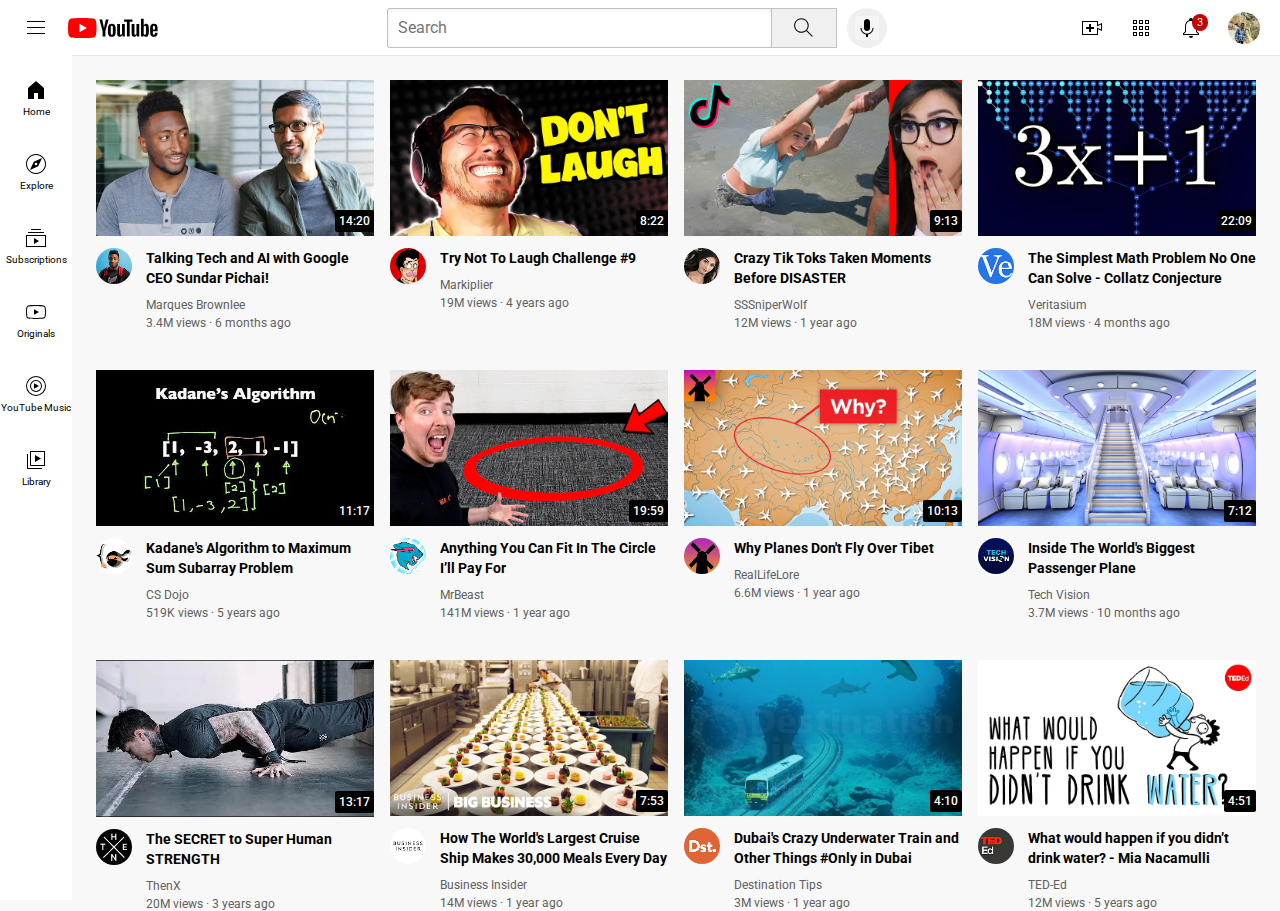
<file: index.html>
<!DOCTYPE html>
<html>
    <head>
        <title> YouTube.com Clone</title>
        <link rel="preconnect" href="https://fonts.googleapis.com">
        <link rel="preconnect" href="https://fonts.gstatic.com" crossorigin>
        <link href="https://fonts.googleapis.com/css2?family=Roboto:wght@400;500;700&display=swap" rel="stylesheet">
        <link rel="stylesheet" href="styles/general.css">
        <link rel="stylesheet" href="styles/header.css">
        <link rel="stylesheet" href="styles/video.css">
        <link rel="stylesheet" href="styles/sidebar.css">
      
            
    </head>
    <body>
        <div class = "header">
            <div class = "left-section"> 
                <img class = "humburger-menu"
                    src="icons/hamburger-menu.svg">
                <img class = "youtube-logo"
                    src="icons/youtube-logo.svg">
            </div>
            <div class = "middle-section"> 
                <input class = "search-bar" type = "text" placeholder="Search">
                <button class="search-button"> 
                    <img class="search-icon" src="icons/search.svg">
                    <div class = "tooltip"> Search </div>
                </button>
                <button class = "voice-search-button">
                    <img class="voice-search-icon" src="icons/voice-search-icon.svg" >
                    <div class = "tooltip"> Search with your voice </div>
                </button>
            </div>
            <div class = "right-section"> 
                <div class = "upload-icon-container">
                    <img class="upload-icon" src="icons/upload.svg">
                    <div class = "tooltip"> Create </div>
                </div>
                <div class = "youtube-apps-icon-container">
                    <img class="youtube-apps-icon" src="icons/youtube-apps.svg">
                    <div class = "tooltip"> YouTube apps </div>
                </div>
                <div class = "notification-icon-container">
                    <img class="notifications-icon" src="icons/notifications.svg">
                    <div class = "tooltip"> Notifications </div>
                    <div class = "notification-count">3</div>
                </div>
                <img class="current-user-icon" src="channel-pictures/dp.jpeg">
            </div>
        </div>

        <div class = "sidebar">
            <div class="sidebar-link">
                <img src = "icons/home.svg">
                <div> Home </div>
            </div>
           <div class="sidebar-link">
                <img src = "icons/explore.svg">
                <div> Explore </div>
            </div>
           <div class="sidebar-link"> 
                <img src = "icons/subscriptions.svg">
                <div> Subscriptions</div>
           </div>
           <div class="sidebar-link">
                <img src = "icons/originals.svg">
                <div> Originals</div>
            </div>
           <div class="sidebar-link"> 
                <img src = "icons/youtube-music.svg">
                <div> YouTube Music</div>
           </div>
           <div class="sidebar-link">
                <img src = "icons/library.svg">
                <div> Library </div>
           </div>
        </div>
       
        <div class = "video-grid">
            <div class = "video-preview">

                <div class = "thumbnail-row">  
                    <img class = "Thumbnail" src = "Thumbnails/thumbnail-1.webp"> 
                    <div class = "video-time"> 14:20 </div>
                </div>
                <div class = "video-info-grid"> 
                    <div class = "channel-picture"> <img class = "profile-picture" src = "channel-pictures/channel-1.jpeg" > </div>
                    <div class = "video-info"> 
                        <p class = "video-title"> 
                        Talking Tech and AI with Google CEO Sundar Pichai!
                        </p> 
                        <p class = "video-author">
                            Marques Brownlee
                        </p>
                        <p class = "video-stats">
                            3.4M views &#183 6 months ago
                        </p>
                    </div>       
                </div>                          
            </div>
    
            <div class = "video-preview">
    
                <div class = "thumbnail-row">  
                    <img class = "Thumbnail" src = "Thumbnails/thumbnail-2.webp"> 
                    <div class = "video-time"> 8:22 </div>
                </div>
                <div class = "video-info-grid"> 
                    <div class = "channel-picture"> <img class = "profile-picture" src = "channel-pictures/channel-2.jpeg" > </div>
                    <div class = "video-info"> 
                        <p class = "video-title"> 
                            Try Not To Laugh Challenge #9
                        </p> 
                        <p class = "video-author">
                            Markiplier
                        </p>
                        <p class = "video-stats">
                            19M views &#183 4 years ago
                        </p>
                    </div>       
                </div>                          
            </div>
    
            <div class = "video-preview">
    
                <div class = "thumbnail-row">  
                    <img class = "Thumbnail" src = "Thumbnails/thumbnail-3.webp"> 
                    <div class = "video-time"> 9:13 </div>
                </div>
                <div class = "video-info-grid"> 
                    <div class = "channel-picture"> <img class = "profile-picture" src = "channel-pictures/channel-3.jpeg" > </div>
                    <div class = "video-info"> 
                        <p class = "video-title"> 
                            Crazy Tik Toks Taken Moments Before DISASTER
                        </p> 
                        <p class = "video-author">
                            SSSniperWolf
                        </p>
                        <p class = "video-stats">
                            12M views &#183 1 year ago
                        </p>
                    </div>       
                </div>                          
            </div>
    
            <div class = "video-preview">
    
                <div class = "thumbnail-row">  
                    <img class = "Thumbnail" src = "Thumbnails/thumbnail-4.webp"> 
                    <div class = "video-time"> 22:09 </div>
                </div>
                <div class = "video-info-grid"> 
                    <div class = "channel-picture"> <img class = "profile-picture" src = "channel-pictures/channel-4.jpeg" > </div>
                    <div class = "video-info"> 
                        <p class = "video-title"> 
                            The Simplest Math Problem No One Can Solve - Collatz Conjecture
                        </p> 
                        <p class = "video-author">
                            Veritasium
                        </p>
                        <p class = "video-stats">
                            18M views &#183 4 months ago
                        </p>
                    </div>       
                </div>                          
            </div>
    
            <div class = "video-preview">
    
                <div class = "thumbnail-row">  
                    <img class = "Thumbnail" src = "Thumbnails/thumbnail-5.webp"> 
                    <div class = "video-time"> 11:17 </div>
                </div>
                <div class = "video-info-grid"> 
                    <div class = "channel-picture"> <img class = "profile-picture" src = "channel-pictures/channel-5.jpeg" > </div>
                    <div class = "video-info"> 
                        <p class = "video-title"> 
                            Kadane's Algorithm to Maximum Sum Subarray Problem
                        </p> 
                        <p class = "video-author">
                            CS Dojo
                        </p>
                        <p class = "video-stats">
                            519K views &#183 5 years ago
                        </p>
                    </div>       
                </div>                          
            </div>
    
            <div class = "video-preview">
    
                <div class = "thumbnail-row">  
                    <img class = "Thumbnail" src = "Thumbnails/thumbnail-6.webp"> 
                    <div class = "video-time"> 19:59 </div>
                </div>
                <div class = "video-info-grid"> 
                    <div class = "channel-picture"> <img class = "profile-picture" src = "channel-pictures/channel-6.jpeg" > </div>
                    <div class = "video-info"> 
                        <p class = "video-title"> 
                            Anything You Can Fit In The Circle I’ll Pay For
                        </p> 
                        <p class = "video-author">
                            MrBeast
                        </p>
                        <p class = "video-stats">
                            141M views &#183 1 year ago
                        </p>
                    </div>       
                </div>                          
            </div>
    
            <div class = "video-preview">
    
                <div class = "thumbnail-row">  
                    <img class = "Thumbnail" src = "Thumbnails/thumbnail-7.webp"> 
                    <div class = "video-time"> 10:13 </div>
                </div>
                <div class = "video-info-grid"> 
                    <div class = "channel-picture"> <img class = "profile-picture" src = "channel-pictures/channel-7.jpeg" > </div>
                    <div class = "video-info"> 
                        <p class = "video-title"> 
                            Why Planes Don't Fly Over Tibet
                        </p> 
                        <p class = "video-author">
                            RealLifeLore
                        </p>
                        <p class = "video-stats">
                            6.6M views &#183 1 year ago
                        </p>
                    </div>       
                </div>                          
            </div>
    
            <div class = "video-preview">
    
                <div class = "thumbnail-row">  
                    <img class = "Thumbnail" src = "Thumbnails/thumbnail-8.webp"> 
                    <div class = "video-time"> 7:12 </div>
                </div>
                <div class = "video-info-grid"> 
                    <div class = "channel-picture"> <img class = "profile-picture" src = "channel-pictures/channel-8.jpeg" > </div>
                    <div class = "video-info"> 
                        <p class = "video-title"> 
                            Inside The World's Biggest Passenger Plane
                        </p> 
                        <p class = "video-author">
                            Tech Vision
                        </p>
                        <p class = "video-stats">
                            3.7M views &#183 10 months ago
                        </p>
                    </div>       
                </div>                          
            </div>
    
            <div class = "video-preview">
    
                <div class = "thumbnail-row">  
                    <img class = "Thumbnail" src = "Thumbnails/thumbnail-9.webp"> 
                    <div class = "video-time"> 13:17 </div>
                </div>
                <div class = "video-info-grid"> 
                    <div class = "channel-picture"> <img class = "profile-picture" src = "channel-pictures/channel-9.jpeg" > </div>
                    <div class = "video-info"> 
                        <p class = "video-title"> 
                            The SECRET to Super Human STRENGTH
                        </p> 
                        <p class = "video-author">
                            ThenX
                        </p>
                        <p class = "video-stats">
                            20M views &#183 3 years ago
                        </p>
                    </div>       
                </div>                          
            </div>
    
            <div class = "video-preview">
    
                <div class = "thumbnail-row">  
                    <img class = "Thumbnail" src = "Thumbnails/thumbnail-10.webp"> 
                    <div class = "video-time"> 7:53 </div>
                </div>
                <div class = "video-info-grid"> 
                    <div class = "channel-picture"> <img class = "profile-picture" src = "channel-pictures/channel-10.jpeg" > </div>
                    <div class = "video-info"> 
                        <p class = "video-title"> 
                            How The World's Largest Cruise Ship Makes 30,000 Meals Every Day
                        </p> 
                        <p class = "video-author">
                            Business Insider
                        </p>
                        <p class = "video-stats">
                            14M views &#183 1 year ago
                        </p>
                    </div>       
                </div>                          
            </div>
    
            <div class = "video-preview">
    
                <div class = "thumbnail-row">  
                    <img class = "Thumbnail" src = "Thumbnails/thumbnail-11.webp"> 
                    <div class = "video-time"> 4:10 </div>
                </div>
                <div class = "video-info-grid"> 
                    <div class = "channel-picture"> <img class = "profile-picture" src = "channel-pictures/channel-11.jpeg" > </div>
                    <div class = "video-info"> 
                        <p class = "video-title"> 
                            Dubai's Crazy Underwater Train and Other Things #Only in Dubai
                        </p> 
                        <p class = "video-author">
                            Destination Tips
                        </p>
                        <p class = "video-stats">
                            3M views &#183 1 year ago
                        </p>
                    </div>       
                </div>                          
            </div>
    
            <div class = "video-preview">
    
                <div class = "thumbnail-row">  
                    <img class = "Thumbnail" src = "Thumbnails/thumbnail-12.webp"> 
                    <div class = "video-time"> 4:51 </div>
                </div>
                <div class = "video-info-grid"> 
                    <div class = "channel-picture"> <img class = "profile-picture" src = "channel-pictures/channel-12.jpeg" > </div>
                    <div class = "video-info"> 
                        <p class = "video-title"> 
                            What would happen if you didn’t drink water? - Mia Nacamulli
                        </p> 
                        <p class = "video-author">
                            TED-Ed
                        </p>
                        <p class = "video-stats">
                            12M views &#183 5 years ago
                        </p>
                    </div>       
                </div>                          
            </div>
    
        </div>

               
    </body>
</html>
</file>
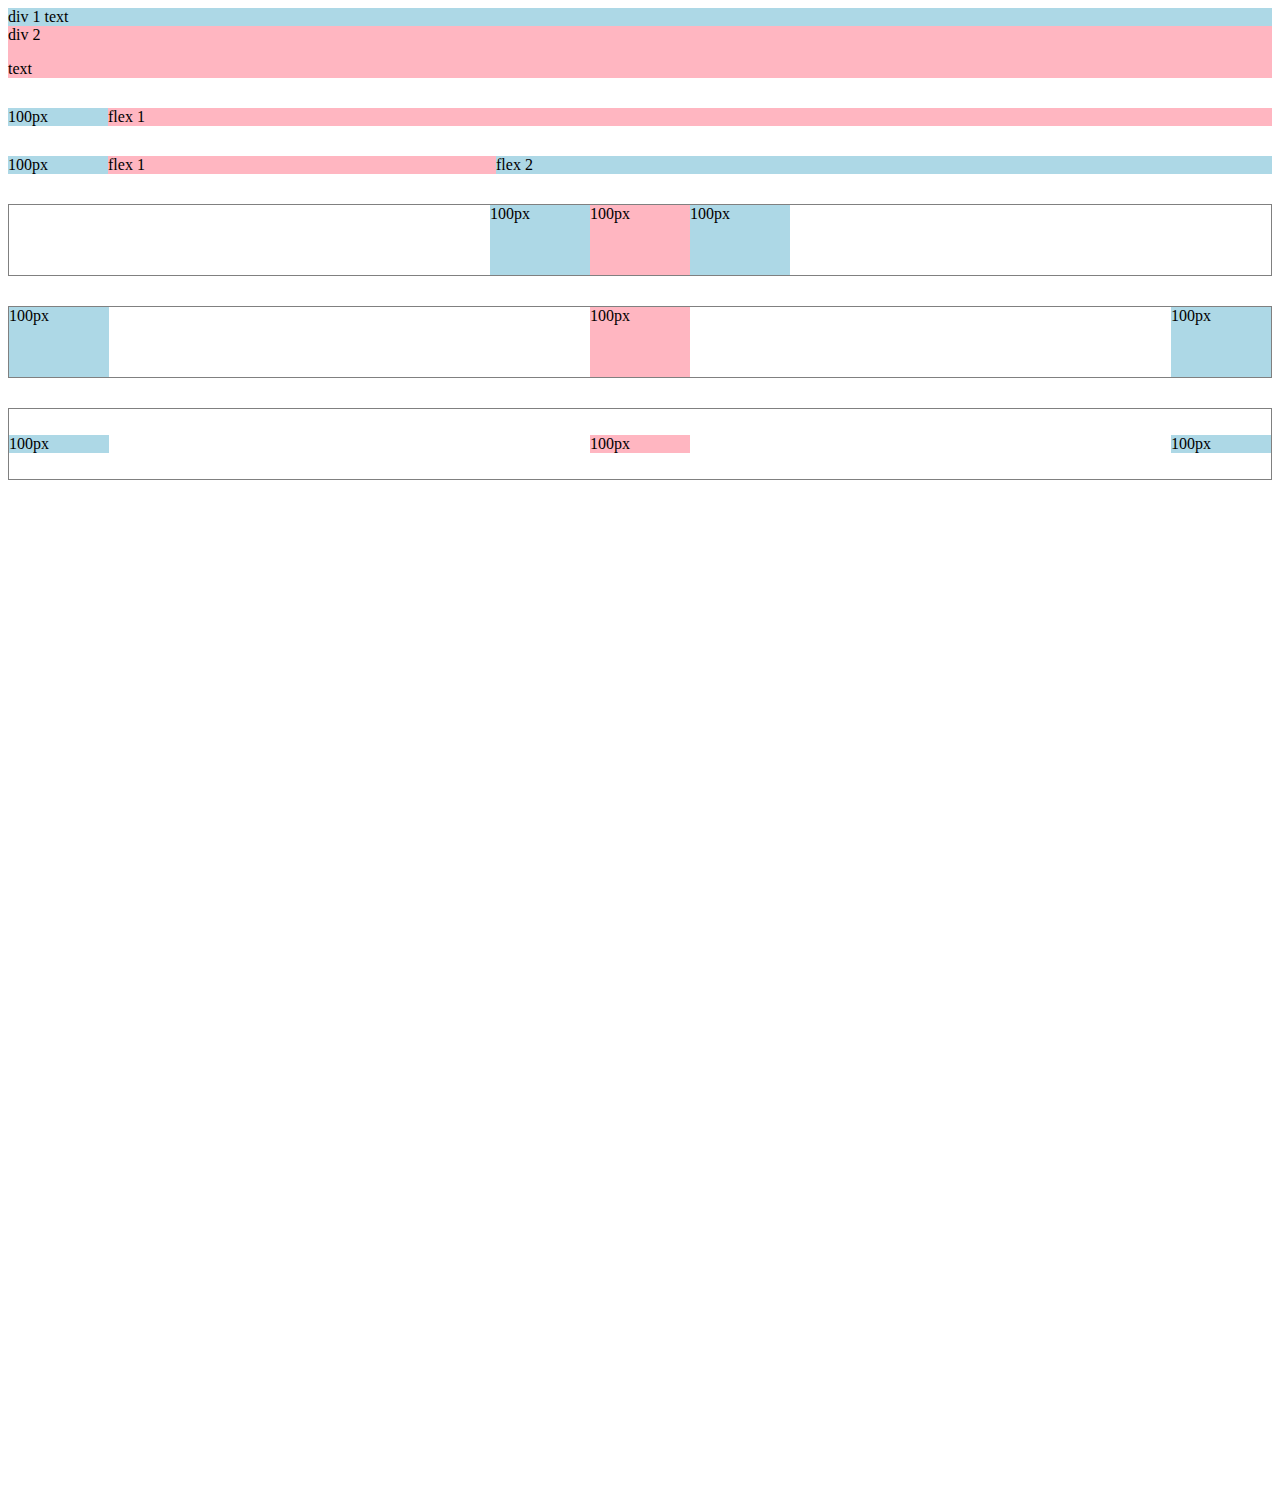
<file: flexbox.html>
<!DOCTYPE html>
<html>
    <head>
        <title> Flex_box Practice </title>

    </head>
    <body style="padding-bottom: 1000px;>
        <div style="
            display: flex;
            flex-direction: row;
            ">
            <div style="background-color: lightblue;"> div 1 text</div>
            <div style="background-color: lightpink;"> div 2 <p> text </p></div>
        </div>

        <div style="
            margin-top: 30px;
            display: flex;
            flex-direction: row;
            ">
            <div style="
                background-color: lightblue;
                width: 100px;
            "> 100px </div>
            <div style="
                background-color: lightpink;
                flex: 1;
            "> flex 1</div>
        </div>

        <div style="
            margin-top: 30px;
            display: flex;
            flex-direction: row;
            ">
            <div style="
                background-color: lightblue;
                width: 100px;
            "> 100px </div>
            <div style="
                background-color: lightpink;
                flex: 1;
            "> flex 1</div>
            <div style="
                background-color: lightblue;
                flex:2;
            "> flex 2 </div>
        </div>

        <div style="
            margin-top: 30px;
            height: 70px;
            border-width: 1px;
            border-style: solid;
            border-color: gray;
            display: flex;
            flex-direction: row;
            justify-content: center;
            ">
            <div style="
                background-color: lightblue;
                width: 100px;
            "> 100px </div>
            <div style="
                background-color: lightpink;
                width: 100px;
            "> 100px </div>
            <div style="
                background-color: lightblue;
                width: 100px;
            "> 100px </div>
        </div>

        <div style="
            margin-top: 30px;
            height: 70px;
            border-width: 1px;
            border-style: solid;
            border-color: gray;
            display: flex;
            flex-direction: row;
            justify-content: space-between;
            ">
            <div style="
                background-color: lightblue;
                width: 100px;
            "> 100px </div>
            <div style="
                background-color: lightpink;
                width: 100px;
            "> 100px </div>
            <div style="
                background-color: lightblue;
                width: 100px;
            "> 100px </div>
        </div>

        <div style="
            margin-top: 30px;
            height: 70px;
            border-width: 1px;
            border-style: solid;
            border-color: gray;
            display: flex;
            flex-direction: row;
            justify-content: space-between;
            align-items: center;
            ">
            <div style="
                background-color: lightblue;
                width: 100px;
            "> 100px </div>
            <div style="
                background-color: lightpink;
                width: 100px;
            "> 100px </div>
            <div style="
                background-color: lightblue;
                width: 100px;
            "> 100px </div>
        </div>

    </body>
</html>
</file>
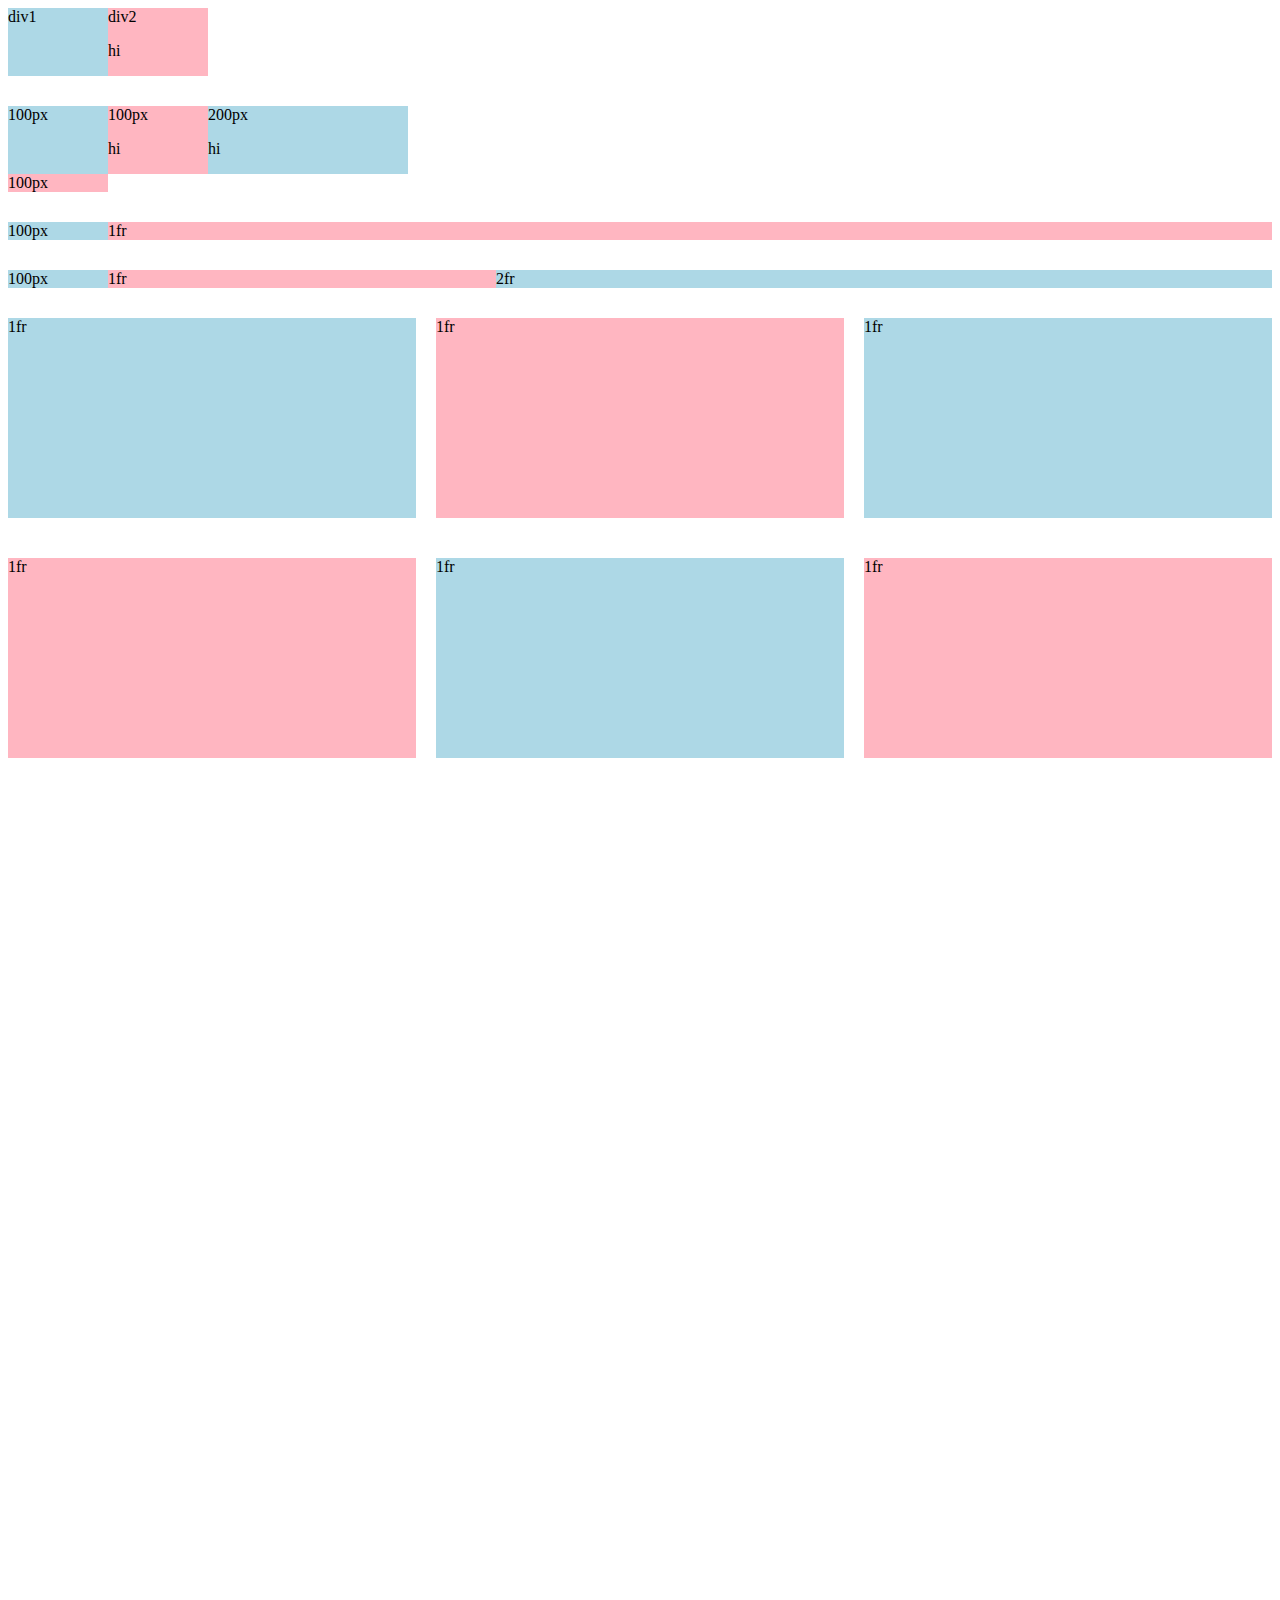
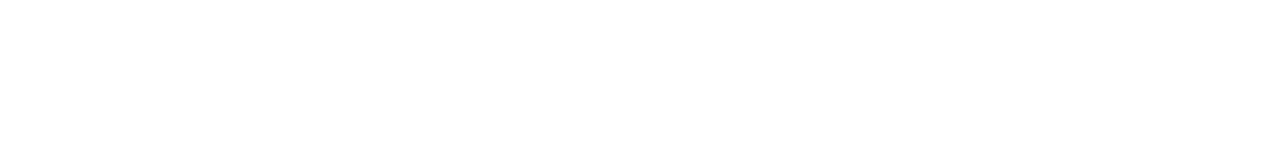
<file: grid.html>
<!DOCTYPE html>
<html>
    <head>
        <title> Grid_Practice </title>
    </head>
    <body style ="padding-bottom: 1000px;">
        <div style="
            display: grid;
            grid-template-columns: 100px 100px;
        ">
            <div style = "background-color: lightblue;"> div1 </div>
            <div style = "background-color: lightpink;"> div2 <p> hi </p></div>
        </div>

        <div style="
            margin-top: 30px;
            display: grid;
            grid-template-columns: 100px 100px 200px;
        ">
            <div style = "background-color: lightblue;"> 100px </div>
            <div style = "background-color: lightpink;"> 100px <p> hi </p></div>
            <div style = "background-color: lightblue;"> 200px <p> hi </p></div>
            <div style = "background-color: lightpink;"> 100px </div>
        </div>

        <div style="
            margin-top: 30px;
            display: grid;
            grid-template-columns: 100px 1fr;
            ">
            <div style = "background-color: lightblue;"> 100px </div>
            <div style = "background-color: lightpink;"> 1fr </div>
            
        </div>

        <div style="
            margin-top: 30px;
            display: grid;
            grid-template-columns: 100px 1fr 2fr;
            ">
            <div style = "background-color: lightblue;"> 100px </div>
            <div style = "background-color: lightpink;"> 1fr </div>
            <div style = "background-color: lightblue;"> 2fr </div>        
        </div>

        <div style="
            margin-top: 30px;
            display: grid;
            grid-template-columns: 1fr 1fr 1fr;
            column-gap: 20px;
            row-gap: 40px;
            ">
            <div style = "background-color: lightblue; height: 200px;"> 1fr </div>
            <div style = "background-color: lightpink; height: 200px;"> 1fr </div>
            <div style = "background-color: lightblue; height: 200px;"> 1fr </div>  
            <div style = "background-color: lightpink; height: 200px;"> 1fr </div>
            <div style = "background-color: lightblue; height: 200px;"> 1fr </div>  
            <div style = "background-color: lightpink; height: 200px;"> 1fr </div>      
        </div>

    </body>
</html>
</file>
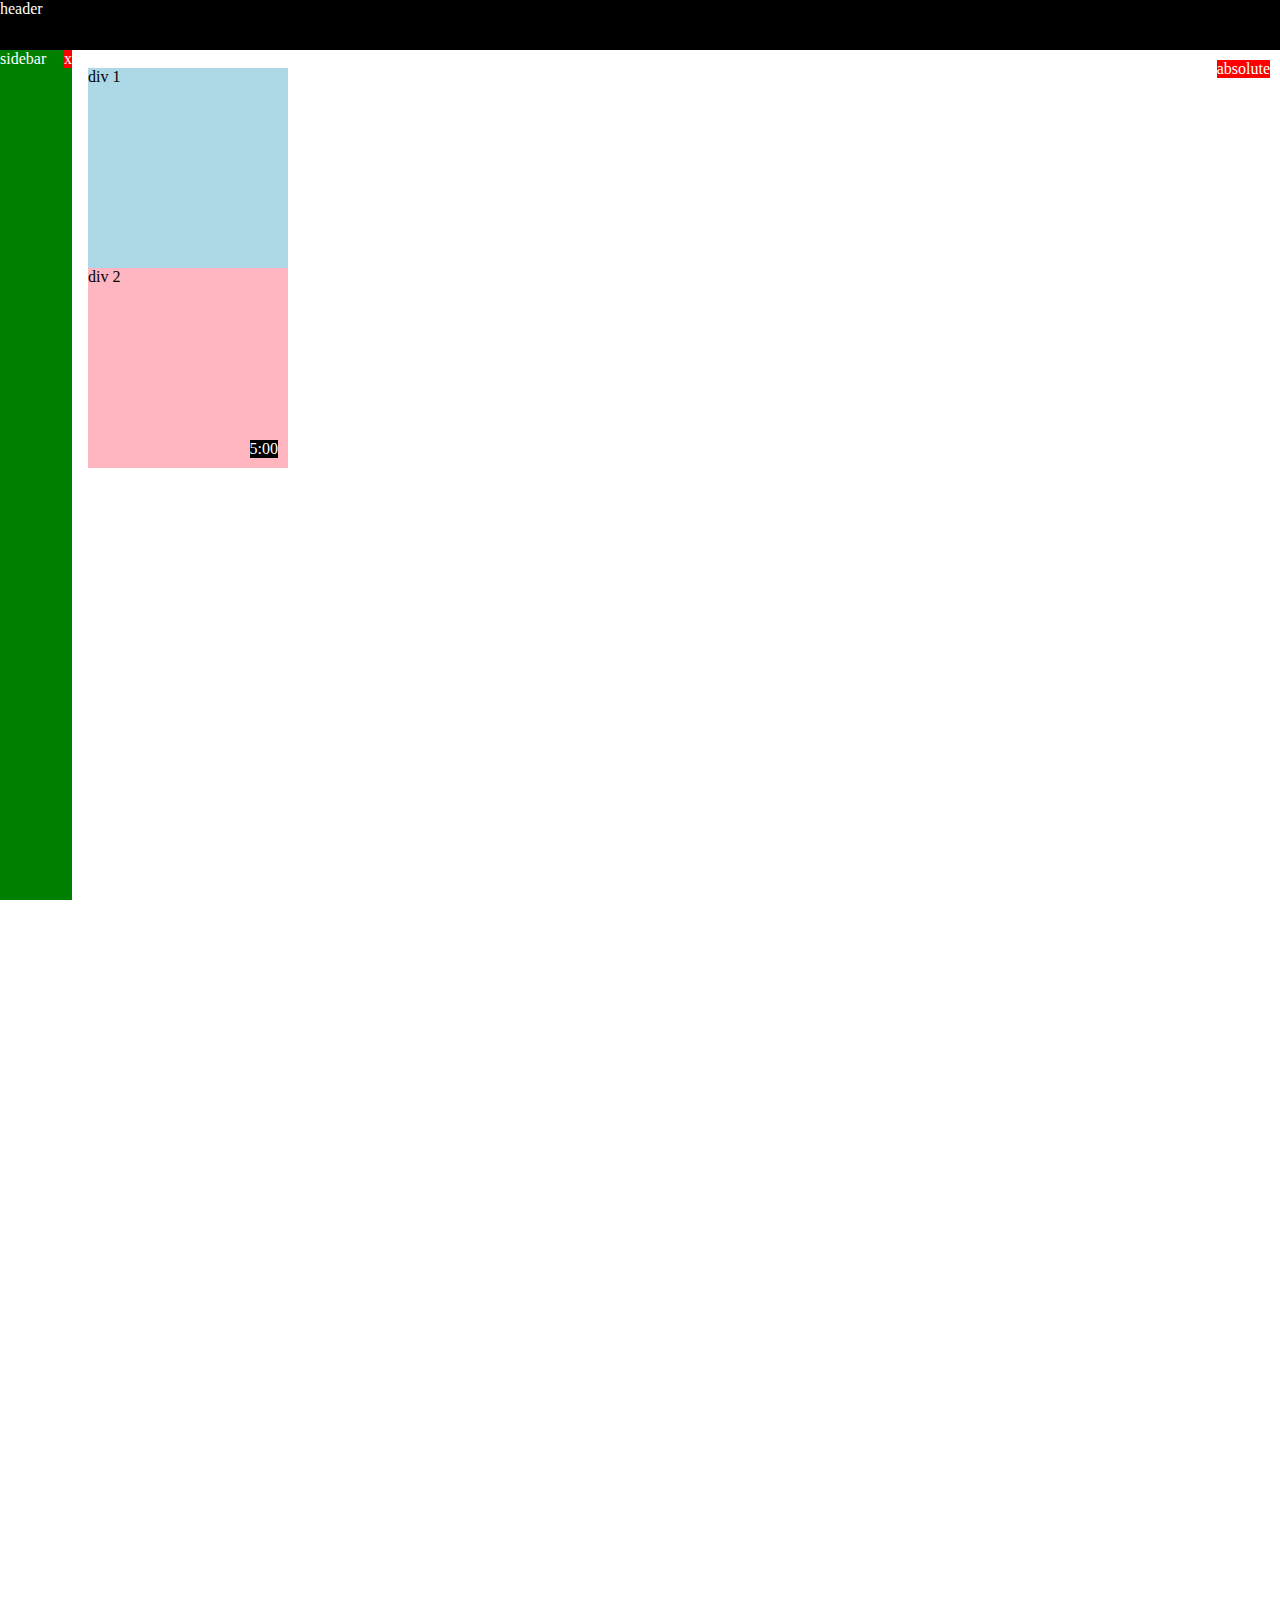
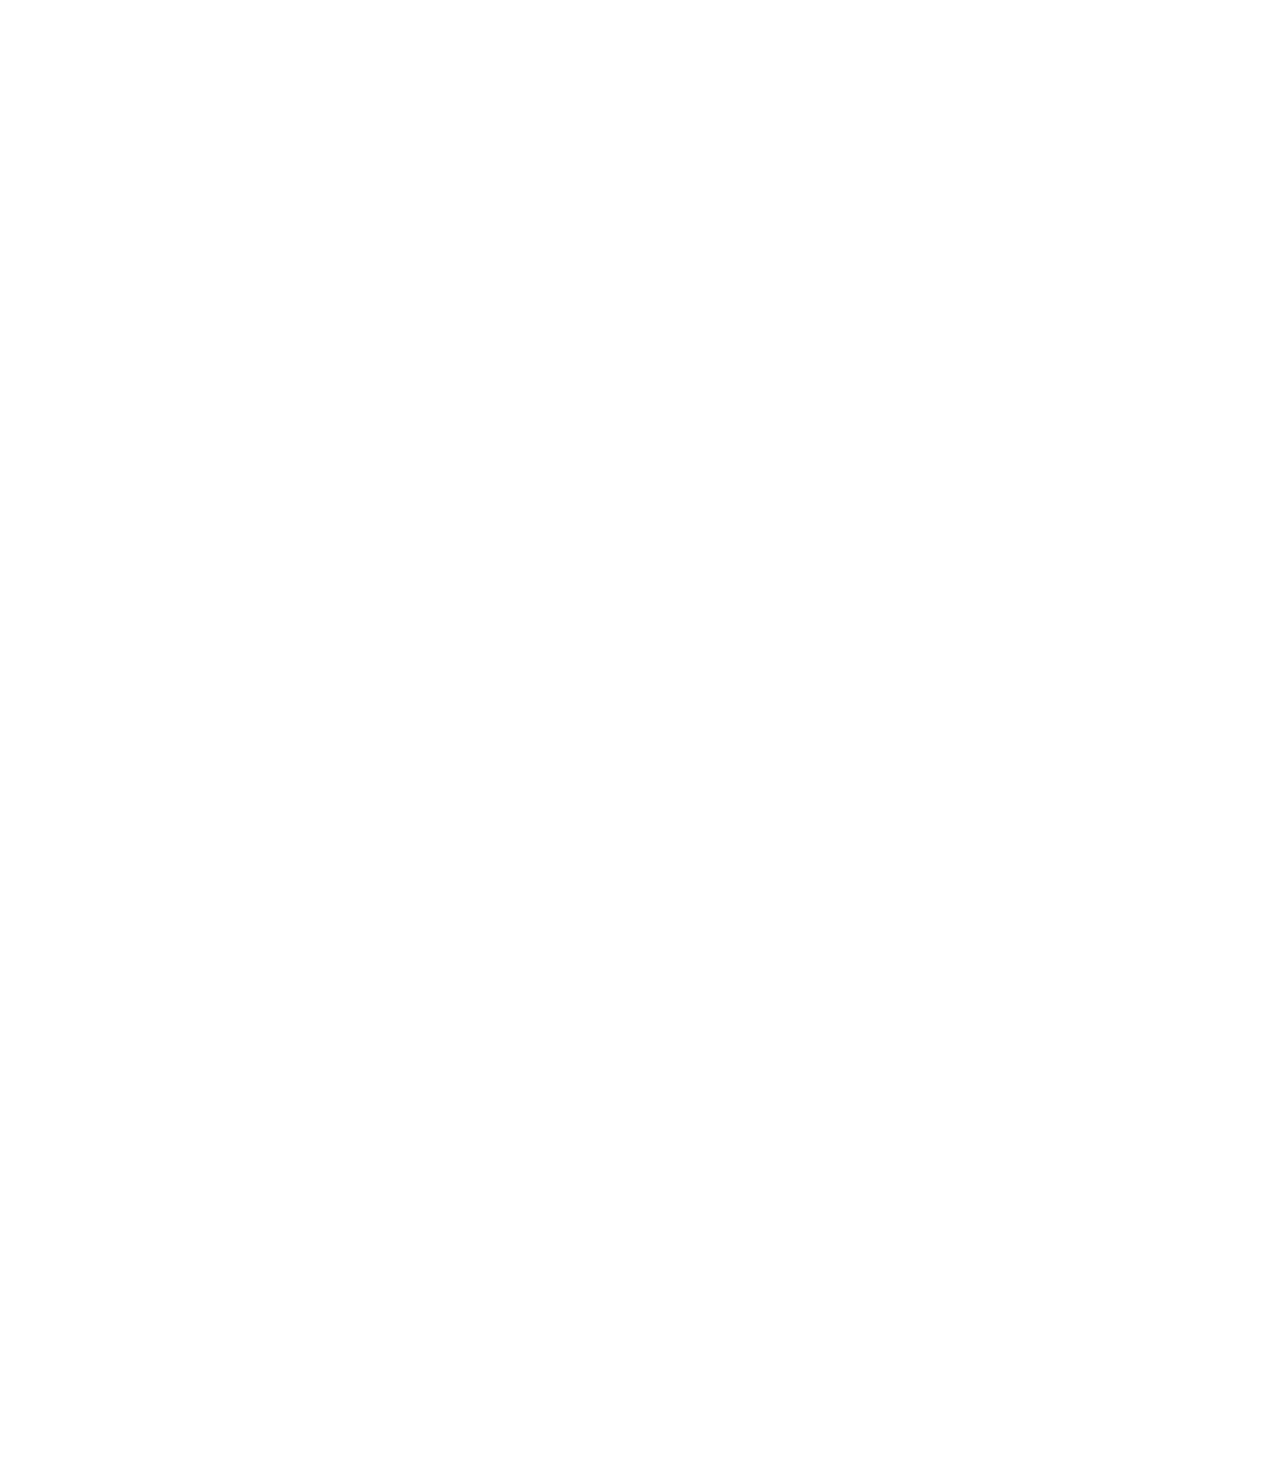
<file: position.html>
<!DOCTYPE html>
<html>
    <head>
        <title>Position_practice</title>

    </head>
    <body style="
        height: 3000px;
        padding-top: 60px;
        padding-left: 80px;

        ">
        <div style ="
            background-color: black;
            color: white;
            position: fixed;
            top: 0px;
            left: 0px;
            right: 0px;
            height: 50px;
            z-index: 1;
            "> header </div>
        <div style="
            background-color: green;
            color: white;
            position: fixed;
            top: 50px;
            bottom: 0px;
            left: 0px;
            width: 72px;
            ">
            sidebar
            <div style = "
                position: absolute;
                background-color: red;
                color: white;
                top: 0;
                right: 0;
                ">
            x
        </div>
        </div>
        <div style = "
            position: absolute;
            background-color: red;
            color: white;
            top: 60px;
            right: 10px;
            ">
            absolute
        </div>
        <div style ="
            background-color: lightblue;
            height: 200px;
            width: 200px;
            position: static;
            "> div 1</div>
        <div style ="
            background-color: lightpink;
            height: 200px;
            width: 200px;
            position: relative;
            " > div 2
            <div style = "
                position: absolute;
                background-color: black;
                color: white;               
                right: 10px;
                bottom: 10px;
                ">
            5:00
        </div>    
        </div>

    </body>
</html>
</file>
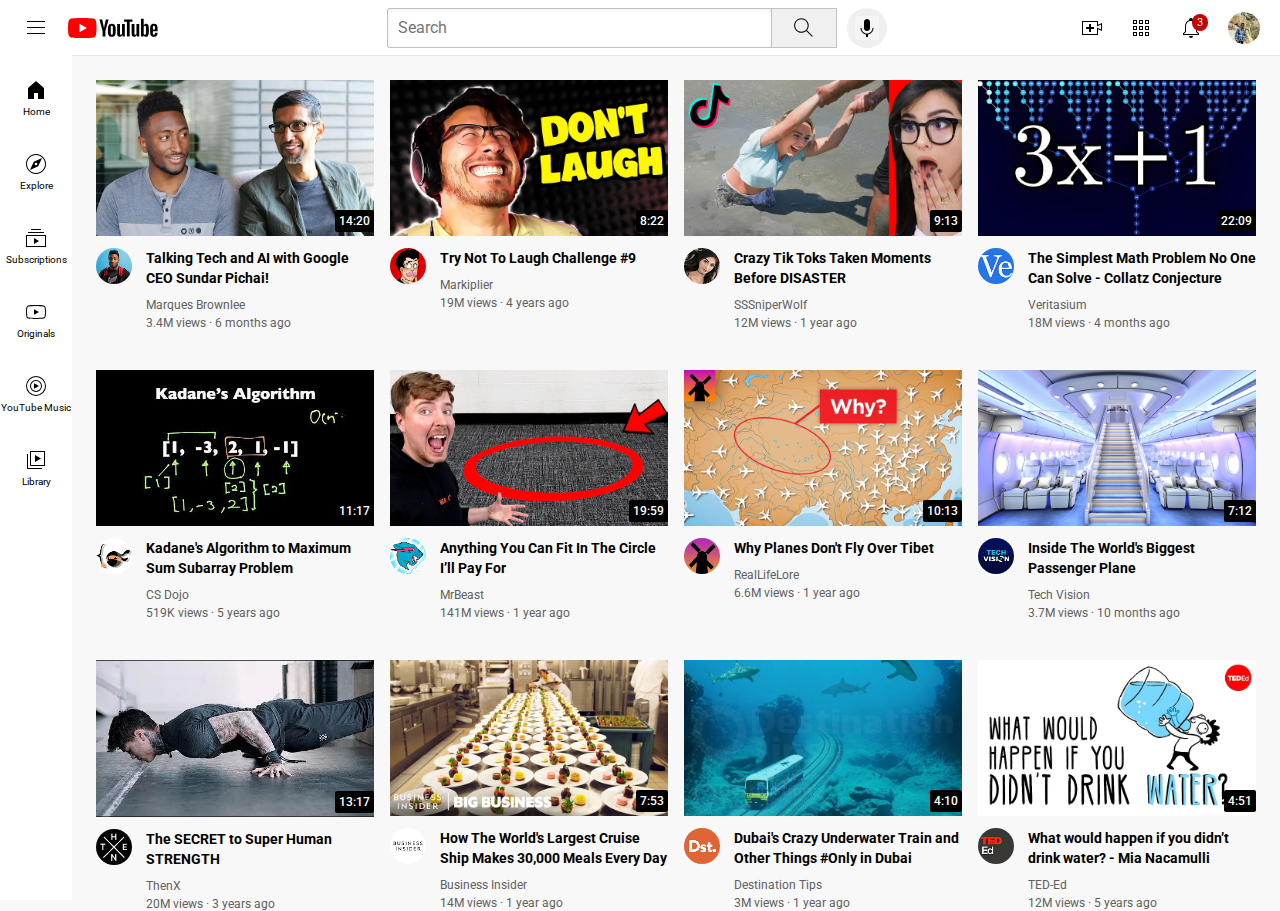
<file: youtube.html>
<!DOCTYPE html>
<html>
    <head>
        <title> YouTube.com Clone</title>
        <link rel="preconnect" href="https://fonts.googleapis.com">
        <link rel="preconnect" href="https://fonts.gstatic.com" crossorigin>
        <link href="https://fonts.googleapis.com/css2?family=Roboto:wght@400;500;700&display=swap" rel="stylesheet">
        <link rel="stylesheet" href="styles/general.css">
        <link rel="stylesheet" href="styles/header.css">
        <link rel="stylesheet" href="styles/video.css">
        <link rel="stylesheet" href="styles/sidebar.css">
      
            
    </head>
    <body>
        <div class = "header">
            <div class = "left-section"> 
                <img class = "humburger-menu"
                    src="icons/hamburger-menu.svg">
                <img class = "youtube-logo"
                    src="icons/youtube-logo.svg">
            </div>
            <div class = "middle-section"> 
                <input class = "search-bar" type = "text" placeholder="Search">
                <button class="search-button"> 
                    <img class="search-icon" src="icons/search.svg">
                    <div class = "tooltip"> Search </div>
                </button>
                <button class = "voice-search-button">
                    <img class="voice-search-icon" src="icons/voice-search-icon.svg" >
                    <div class = "tooltip"> Search with your voice </div>
                </button>
            </div>
            <div class = "right-section"> 
                <div class = "upload-icon-container">
                    <img class="upload-icon" src="icons/upload.svg">
                    <div class = "tooltip"> Create </div>
                </div>
                <div class = "youtube-apps-icon-container">
                    <img class="youtube-apps-icon" src="icons/youtube-apps.svg">
                    <div class = "tooltip"> YouTube apps </div>
                </div>
                <div class = "notification-icon-container">
                    <img class="notifications-icon" src="icons/notifications.svg">
                    <div class = "tooltip"> Notifications </div>
                    <div class = "notification-count">3</div>
                </div>
                <img class="current-user-icon" src="channel-pictures/dp.jpeg">
            </div>
        </div>

        <div class = "sidebar">
            <div class="sidebar-link">
                <img src = "icons/home.svg">
                <div> Home </div>
            </div>
           <div class="sidebar-link">
                <img src = "icons/explore.svg">
                <div> Explore </div>
            </div>
           <div class="sidebar-link"> 
                <img src = "icons/subscriptions.svg">
                <div> Subscriptions</div>
           </div>
           <div class="sidebar-link">
                <img src = "icons/originals.svg">
                <div> Originals</div>
            </div>
           <div class="sidebar-link"> 
                <img src = "icons/youtube-music.svg">
                <div> YouTube Music</div>
           </div>
           <div class="sidebar-link">
                <img src = "icons/library.svg">
                <div> Library </div>
           </div>
        </div>
       
        <div class = "video-grid">
            <div class = "video-preview">

                <div class = "thumbnail-row">  
                    <img class = "Thumbnail" src = "Thumbnails/thumbnail-1.webp"> 
                    <div class = "video-time"> 14:20 </div>
                </div>
                <div class = "video-info-grid"> 
                    <div class = "channel-picture"> <img class = "profile-picture" src = "channel-pictures/channel-1.jpeg" > </div>
                    <div class = "video-info"> 
                        <p class = "video-title"> 
                        Talking Tech and AI with Google CEO Sundar Pichai!
                        </p> 
                        <p class = "video-author">
                            Marques Brownlee
                        </p>
                        <p class = "video-stats">
                            3.4M views &#183 6 months ago
                        </p>
                    </div>       
                </div>                          
            </div>
    
            <div class = "video-preview">
    
                <div class = "thumbnail-row">  
                    <img class = "Thumbnail" src = "Thumbnails/thumbnail-2.webp"> 
                    <div class = "video-time"> 8:22 </div>
                </div>
                <div class = "video-info-grid"> 
                    <div class = "channel-picture"> <img class = "profile-picture" src = "channel-pictures/channel-2.jpeg" > </div>
                    <div class = "video-info"> 
                        <p class = "video-title"> 
                            Try Not To Laugh Challenge #9
                        </p> 
                        <p class = "video-author">
                            Markiplier
                        </p>
                        <p class = "video-stats">
                            19M views &#183 4 years ago
                        </p>
                    </div>       
                </div>                          
            </div>
    
            <div class = "video-preview">
    
                <div class = "thumbnail-row">  
                    <img class = "Thumbnail" src = "Thumbnails/thumbnail-3.webp"> 
                    <div class = "video-time"> 9:13 </div>
                </div>
                <div class = "video-info-grid"> 
                    <div class = "channel-picture"> <img class = "profile-picture" src = "channel-pictures/channel-3.jpeg" > </div>
                    <div class = "video-info"> 
                        <p class = "video-title"> 
                            Crazy Tik Toks Taken Moments Before DISASTER
                        </p> 
                        <p class = "video-author">
                            SSSniperWolf
                        </p>
                        <p class = "video-stats">
                            12M views &#183 1 year ago
                        </p>
                    </div>       
                </div>                          
            </div>
    
            <div class = "video-preview">
    
                <div class = "thumbnail-row">  
                    <img class = "Thumbnail" src = "Thumbnails/thumbnail-4.webp"> 
                    <div class = "video-time"> 22:09 </div>
                </div>
                <div class = "video-info-grid"> 
                    <div class = "channel-picture"> <img class = "profile-picture" src = "channel-pictures/channel-4.jpeg" > </div>
                    <div class = "video-info"> 
                        <p class = "video-title"> 
                            The Simplest Math Problem No One Can Solve - Collatz Conjecture
                        </p> 
                        <p class = "video-author">
                            Veritasium
                        </p>
                        <p class = "video-stats">
                            18M views &#183 4 months ago
                        </p>
                    </div>       
                </div>                          
            </div>
    
            <div class = "video-preview">
    
                <div class = "thumbnail-row">  
                    <img class = "Thumbnail" src = "Thumbnails/thumbnail-5.webp"> 
                    <div class = "video-time"> 11:17 </div>
                </div>
                <div class = "video-info-grid"> 
                    <div class = "channel-picture"> <img class = "profile-picture" src = "channel-pictures/channel-5.jpeg" > </div>
                    <div class = "video-info"> 
                        <p class = "video-title"> 
                            Kadane's Algorithm to Maximum Sum Subarray Problem
                        </p> 
                        <p class = "video-author">
                            CS Dojo
                        </p>
                        <p class = "video-stats">
                            519K views &#183 5 years ago
                        </p>
                    </div>       
                </div>                          
            </div>
    
            <div class = "video-preview">
    
                <div class = "thumbnail-row">  
                    <img class = "Thumbnail" src = "Thumbnails/thumbnail-6.webp"> 
                    <div class = "video-time"> 19:59 </div>
                </div>
                <div class = "video-info-grid"> 
                    <div class = "channel-picture"> <img class = "profile-picture" src = "channel-pictures/channel-6.jpeg" > </div>
                    <div class = "video-info"> 
                        <p class = "video-title"> 
                            Anything You Can Fit In The Circle I’ll Pay For
                        </p> 
                        <p class = "video-author">
                            MrBeast
                        </p>
                        <p class = "video-stats">
                            141M views &#183 1 year ago
                        </p>
                    </div>       
                </div>                          
            </div>
    
            <div class = "video-preview">
    
                <div class = "thumbnail-row">  
                    <img class = "Thumbnail" src = "Thumbnails/thumbnail-7.webp"> 
                    <div class = "video-time"> 10:13 </div>
                </div>
                <div class = "video-info-grid"> 
                    <div class = "channel-picture"> <img class = "profile-picture" src = "channel-pictures/channel-7.jpeg" > </div>
                    <div class = "video-info"> 
                        <p class = "video-title"> 
                            Why Planes Don't Fly Over Tibet
                        </p> 
                        <p class = "video-author">
                            RealLifeLore
                        </p>
                        <p class = "video-stats">
                            6.6M views &#183 1 year ago
                        </p>
                    </div>       
                </div>                          
            </div>
    
            <div class = "video-preview">
    
                <div class = "thumbnail-row">  
                    <img class = "Thumbnail" src = "Thumbnails/thumbnail-8.webp"> 
                    <div class = "video-time"> 7:12 </div>
                </div>
                <div class = "video-info-grid"> 
                    <div class = "channel-picture"> <img class = "profile-picture" src = "channel-pictures/channel-8.jpeg" > </div>
                    <div class = "video-info"> 
                        <p class = "video-title"> 
                            Inside The World's Biggest Passenger Plane
                        </p> 
                        <p class = "video-author">
                            Tech Vision
                        </p>
                        <p class = "video-stats">
                            3.7M views &#183 10 months ago
                        </p>
                    </div>       
                </div>                          
            </div>
    
            <div class = "video-preview">
    
                <div class = "thumbnail-row">  
                    <img class = "Thumbnail" src = "Thumbnails/thumbnail-9.webp"> 
                    <div class = "video-time"> 13:17 </div>
                </div>
                <div class = "video-info-grid"> 
                    <div class = "channel-picture"> <img class = "profile-picture" src = "channel-pictures/channel-9.jpeg" > </div>
                    <div class = "video-info"> 
                        <p class = "video-title"> 
                            The SECRET to Super Human STRENGTH
                        </p> 
                        <p class = "video-author">
                            ThenX
                        </p>
                        <p class = "video-stats">
                            20M views &#183 3 years ago
                        </p>
                    </div>       
                </div>                          
            </div>
    
            <div class = "video-preview">
    
                <div class = "thumbnail-row">  
                    <img class = "Thumbnail" src = "Thumbnails/thumbnail-10.webp"> 
                    <div class = "video-time"> 7:53 </div>
                </div>
                <div class = "video-info-grid"> 
                    <div class = "channel-picture"> <img class = "profile-picture" src = "channel-pictures/channel-10.jpeg" > </div>
                    <div class = "video-info"> 
                        <p class = "video-title"> 
                            How The World's Largest Cruise Ship Makes 30,000 Meals Every Day
                        </p> 
                        <p class = "video-author">
                            Business Insider
                        </p>
                        <p class = "video-stats">
                            14M views &#183 1 year ago
                        </p>
                    </div>       
                </div>                          
            </div>
    
            <div class = "video-preview">
    
                <div class = "thumbnail-row">  
                    <img class = "Thumbnail" src = "Thumbnails/thumbnail-11.webp"> 
                    <div class = "video-time"> 4:10 </div>
                </div>
                <div class = "video-info-grid"> 
                    <div class = "channel-picture"> <img class = "profile-picture" src = "channel-pictures/channel-11.jpeg" > </div>
                    <div class = "video-info"> 
                        <p class = "video-title"> 
                            Dubai's Crazy Underwater Train and Other Things #Only in Dubai
                        </p> 
                        <p class = "video-author">
                            Destination Tips
                        </p>
                        <p class = "video-stats">
                            3M views &#183 1 year ago
                        </p>
                    </div>       
                </div>                          
            </div>
    
            <div class = "video-preview">
    
                <div class = "thumbnail-row">  
                    <img class = "Thumbnail" src = "Thumbnails/thumbnail-12.webp"> 
                    <div class = "video-time"> 4:51 </div>
                </div>
                <div class = "video-info-grid"> 
                    <div class = "channel-picture"> <img class = "profile-picture" src = "channel-pictures/channel-12.jpeg" > </div>
                    <div class = "video-info"> 
                        <p class = "video-title"> 
                            What would happen if you didn’t drink water? - Mia Nacamulli
                        </p> 
                        <p class = "video-author">
                            TED-Ed
                        </p>
                        <p class = "video-stats">
                            12M views &#183 5 years ago
                        </p>
                    </div>       
                </div>                          
            </div>
    
        </div>

               
    </body>
</html>
</file>
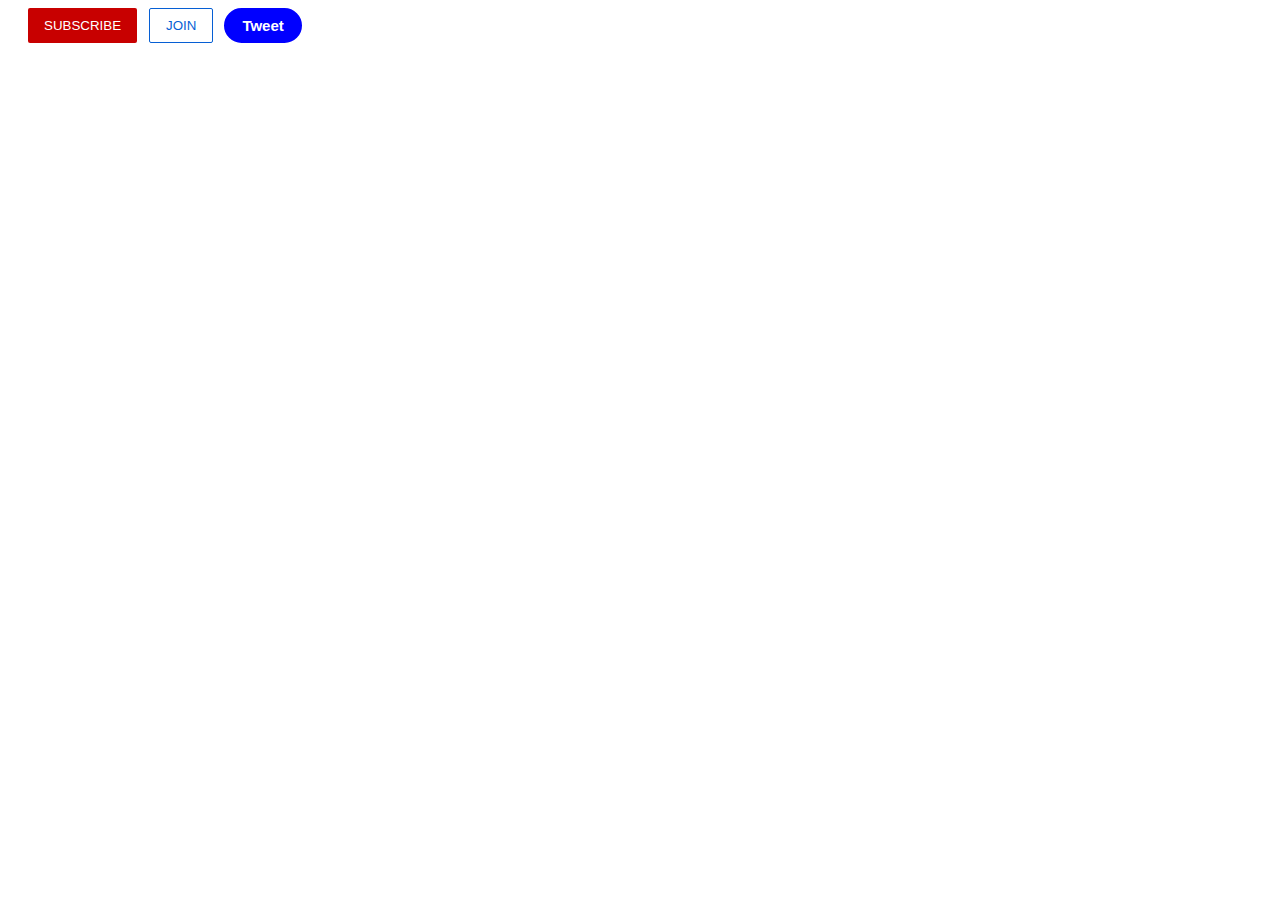
<file: Intro_to_html/button.html>
<!DOCTYPE html>
<html>
    <head>
        <title>Buttons Practice</title>
        <link rel = "stylesheet" href="styles/buttons.css">
    </head>
    <body>
        <button class = "subscribe-button">
            SUBSCRIBE
        </button>
        <button class = "join-button">
            JOIN 
        </button>
        <button class = "tweet-button">
            Tweet
        </button>
    </body>
</html>
</file>
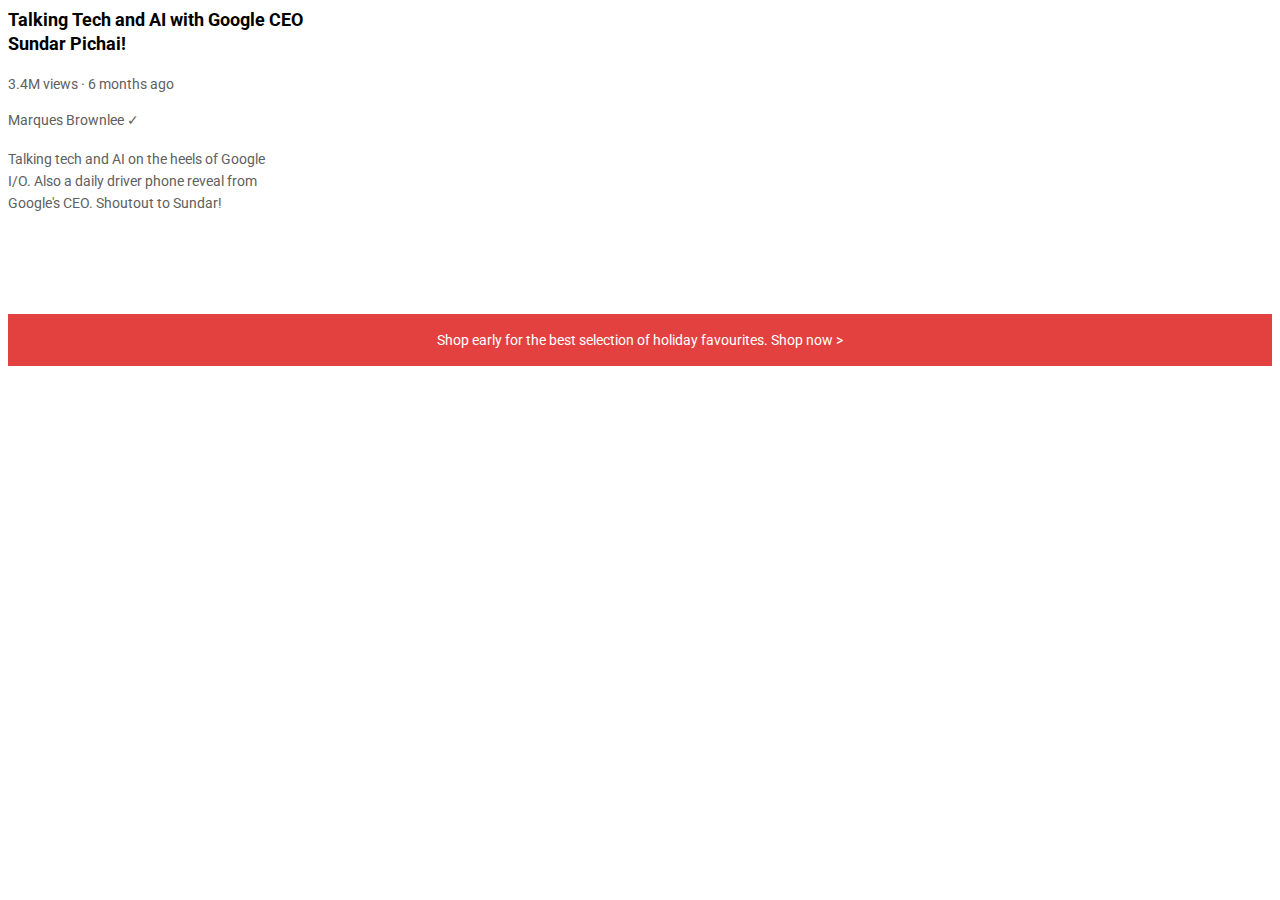
<file: Intro_to_html/text.html>
<!DOCTYPE html>
<html>
    <title> TEXT_PRACTICE </title>
    <link rel="preconnect" href="https://fonts.googleapis.com">
    <link rel="preconnect" href="https://fonts.gstatic.com" crossorigin>
    <link href="https://fonts.googleapis.com/css2?family=Roboto:wght@400;700&display=swap" rel="stylesheet">

    <head>
        <link rel = "stylesheet" href = "styles/text_file.css">
        
    </head>
    <body>
        <p class = "video-title">
            Talking Tech and AI with Google CEO Sundar Pichai!
        </p>
        
        <p class = "video-stats">
            3.4M views &#183; 6 months ago
        </p>
        
        <p class = "video-author">
            Marques Brownlee &#10003; 
        </p>
        
        <p class = "video-description">
            Talking tech and AI on the heels of Google I/O. Also a daily driver phone reveal from Google's CEO. Shoutout to Sundar!
        </p>
        
        <P class = "apple-text">
            Shop early for the best selection of holiday favourites. <span class = "span-ex" >Shop now &#62</span>
        </P>
        
        
    </body>
</html>
</file>
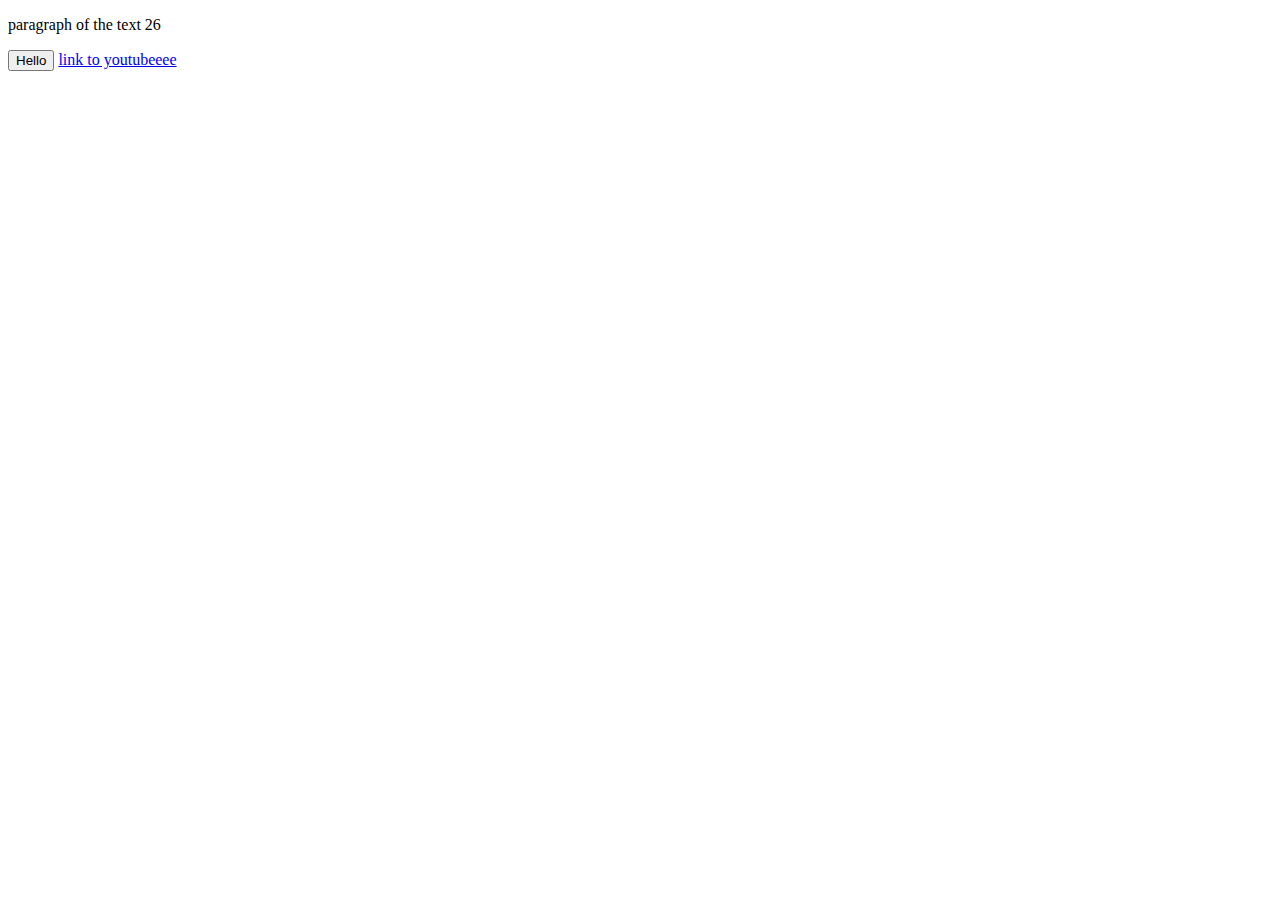
<file: Intro_to_html/website.html>
<!DOCTYPE html>

<html >
    <head>
        <title>my website</title>
    </head>
    <body>
        <p>
            paragraph of the text 26
        </p>
        <button> 
            Hello 
        </button>
        <a href = " https:www.youtube.com/">
            link to youtubeeee
        </a>
        
    </body>
</html>
</file>
<file: styles/general.css>
p{
    font-family: Roboto, Arial;
    margin-top: 0;
    margin-bottom: 0;
}

body{
    margin: 0;
    padding-top: 80px;
    padding-left: 96px;
    padding-right: 24px;
    background-color: rgb(248, 248, 248);
}
</file>
<file: styles/header.css>
.header{
    height: 55px;
    display: flex;
    flex-direction: row;
    justify-content: space-between;
    position: fixed;
    top: 0px;
    left: 0px;
    right: 0px;
    z-index: 100;
    background-color: white;
    border-bottom-width: 1px;
    border-bottom-style: solid;
    border-bottom-color: rgb(233, 230, 230);
}

.left-section{
    display: flex;
    align-items: center;
}

.humburger-menu{
    height: 24px;
    margin-left: 24px;
    margin-right: 20px;

}

.youtube-logo{
    height: 20px;

}

.middle-section{
    flex: 1;
    margin-left: 70px;
    margin-right: 35px;
    max-width: 500px;
    display: flex;
    align-items: center;
}

.search-bar{
    flex: 1;
    height: 36px;
    padding-left: 10px;
    font-size: 16px;
    border: 1px solid rgb(192, 192, 192);
    border-radius: 2px;
    box-shadow: inset 1px 2px 5px rgba(0,0,0,0.05);
    width: 0;
}

.search-bar::placeholder{
    font-family: Roboto, Arial;
    font-size: 16px;
}

.search-button{
    height: 40px;
    width: 66px;
    background-color: rgb(240, 240, 240);
    border-width: 1px;
    border-style: solid;
    border-color:  rgb(192, 192, 192);
    margin-left: -1px;
    margin-right: 10px;

}
.search-button,
.voice-search-button,
.upload-icon-container,
.youtube-apps-icon-container,
.notification-icon-container {
    display: flex;
    justify-content: center;
    align-items: center;
    position: relative;

}


.search-button .tooltip,
.voice-search-button .tooltip,
.upload-icon-container .tooltip,
.youtube-apps-icon-container .tooltip,
.notification-icon-container .tooltip{
    font-family: Roboto, Arial;
    background-color: gray;
    position: absolute;
    color: white;
    padding-top: 4px;
    padding-bottom: 4px;
    padding-left: 8px;
    padding-right: 8px;
    border-radius: 2px;
    font-size: 12px;
    bottom: -30px;
    opacity: 0;
    transition: 0.15;
    pointer-events: none;
    white-space: nowrap;
}

.search-button:hover .tooltip,
.voice-search-button:hover .tooltip,
.upload-icon-container:hover .tooltip,
.youtube-apps-icon-container:hover .tooltip,
.notification-icon-container:hover .tooltip{
    opacity: 1;
}


.search-icon{
    height: 25px;
}

.voice-search-button{
    height: 40px;
    width: 40px;
    border-radius: 20px;
    border: none;
}

.voice-search-icon{
    height: 24px;
    background-color:  rgb(245, 245, 245);;
}

.right-section{
    width: 180px;
    margin-right: 20px;
    display: flex;
    align-items: center;
    justify-content: space-between;
    flex-shrink: 0;
}

.upload-icon{
    height: 24px;
    
}

.youtube-apps-icon{
    height: 24px;
}

.notifications-icon{
    height: 24px;
}

.notification-icon-container{
    position: relative;
}

.notification-count{
    position: absolute;
    top: -2px;
    right: -5px;
    background-color: rgb(199, 2, 2);
    font-family: Roboto, Arial;
    font-size: 11px;
    padding-left: 5px;
    padding-right: 5px;
    padding-top: 2px;
    padding-bottom: 2px;
    border-radius: 10px;
    color: white;
}

.current-user-icon{
    height: 32px;
    border-radius: 16px;
}
</file>
<file: styles/video.css>
.Thumbnail{
    width: 100%;

    
}

.video-title{
    margin-top: 0;
    font-size: 14px;
    font-weight: 700;
    line-height: 20px;
    margin-bottom: 10px;
}


.video-info-grid{
    display: grid;
    grid-template-columns: 50px 1fr;
}
.profile-picture{
    width: 36px;
    border-radius: 50px;
}

.thumbnail-row {
    margin-bottom: 8px;
    position: relative;


}
.video-author,
.video-stats{
    font-size: 12px;
    color: rgb(96, 96, 96);
}

.video-author{
    margin-bottom: 4px;
}

.video-grid{
    display: grid;
    grid-template-columns: 1fr 1fr 1fr;
    column-gap: 16px;
    row-gap: 40px;
}

@media (max-width: 750px){
    .video-grid{
        grid-template-columns: 1fr 1fr;
    }
}

@media (min-width:751px) and (max-width: 999){
    .video-grid{
        grid-template-columns: 1fr 1fr 1fr;
    }
}


@media (min-width: 1000px){
    .video-grid{
        grid-template-columns: 1fr 1fr 1fr 1fr;
    }
}


.video-time{
    font-family: Roboto, Arial;
    font-size: 12px;
    font-weight: 500;
    padding: 4px;
    border-radius: 2px;
    background-color: black;
    color: white;
    position: absolute;
    bottom: 8px;
    right: 0px;
    
}
</file>
<file: styles/sidebar.css>
.sidebar{
    position: fixed;
    left: 0px;
    bottom: 0px;
    top: 55px;
    background-color: white;
    width: 72px;
    z-index: 200;
    padding-top: 5px;
}

.sidebar-link{  
    height: 74px;
    display: flex;
    align-items: center;
    justify-content: center;
    flex-direction: column;
    cursor: pointer;
}
.sidebar-link:hover{
    background-color: rgb(236, 234, 234);
}

.sidebar-link img{
    height: 24px;
    margin-bottom: 4px;
}

.sidebar-link div{
    font-family: Roboto, Arial;
    font-size: 10px;

}
</file>
<file: Intro_to_html/styles/buttons.css>
.subscribe-button {
    background-color: rgb(200, 0, 0);
    color: white;
    border: none;
    border-radius: 2px;
    cursor: pointer;
    margin-right: 8px;
    margin-left: 20px;
    padding-top: 10px;
    padding-bottom: 10px;
    padding-left: 16px;
    padding-right: 16px;
    transition: opacity 0.15s;
    vertical-align: top;
}
.subscribe-button:hover{
    opacity: 0.8;
}
.subscribe-button:active{
   opacity: 0.4;
}

.join-button{
   background-color: white;
   border-color: rgb(6, 95, 212);
   border-style: solid;
   border-width: 1px;
   color: rgb(6, 95, 212);
   border-radius: 2px;
   cursor: pointer;
   padding-top: 9px;
   padding-bottom: 9px;
   padding-left: 16px;
   padding-right: 16px;

   transition: background-color 0.15s,
     color 0.15s;

}
.join-button:hover{
    background-color: rgb(6, 95, 212);
    color: white;
}
.join-button:active{
    opacity: 0.7;
}
.tweet-button{
    background-color: blue;
    border-color: blue;
    border-style: solid;
    color: white;
    border-radius: 18px;
    font-weight: bold;
    font-size: 15px;
    cursor: pointer;
    margin-right: 5px;
    margin-left: 7px;
    padding-top: 7px;
    padding-bottom: 7px;
    padding-left: 16px;
    padding-right: 16px;

    transition: box-shadow 0.15s;
    vertical-align: top;
    

}
.tweet-button:hover{
    box-shadow: 5px 5px 10px rgba(0,0,0,0.15);
}
</file>
<file: Intro_to_html/styles/text_file.css>
p {
    font-family: Roboto;
    margin-top: 0;
    margin-bottom: 0;
}
.video-title{
    font-weight: bold;
    font-size: 18px;
    width: 300px;
    line-height: 24px;
    margin-bottom: 20px;
}

.video-stats{
    font-size: 14px;
    color: rgb(96, 96, 96);
    margin-top: 0;
    margin-bottom: 20px;
}
.video-author{
    font-size: 14px;
    color: rgb(96, 96, 96);
    margin-bottom: 20px;
}
.video-description{
    font-size: 14px;
    color: rgb(96, 96, 96);
    width: 280px;
    line-height: 22px; 
    margin-bottom: 100px;
}
.apple-text{
    margin-bottom: 50px;
    font-size: 14px;
    background-color: rgb(227, 65, 64);
    color: white;
    text-align: center;
    padding-top: 18px;
    padding-bottom: 18px;


}

.span-ex{
    cursor: pointer;
}
.span-ex:hover{
    color: white;
    text-decoration: underline;
}
</file>
